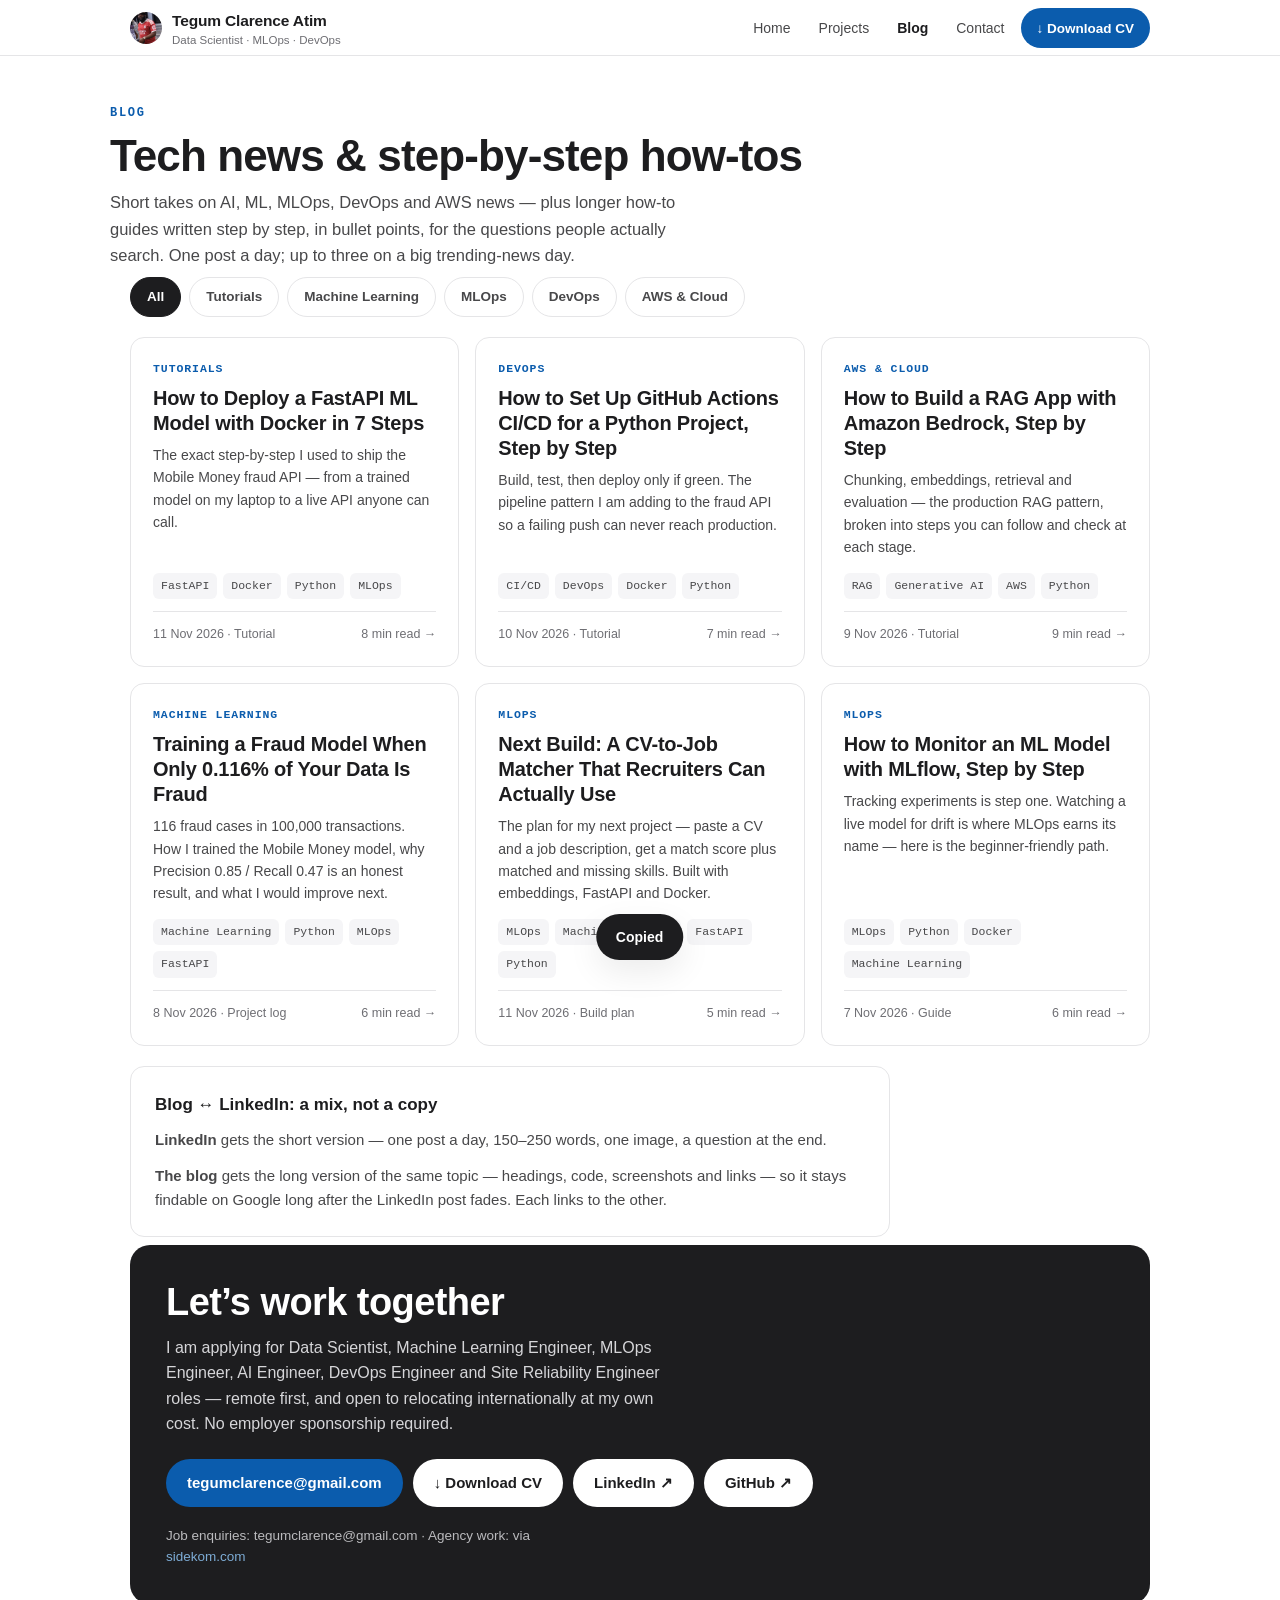
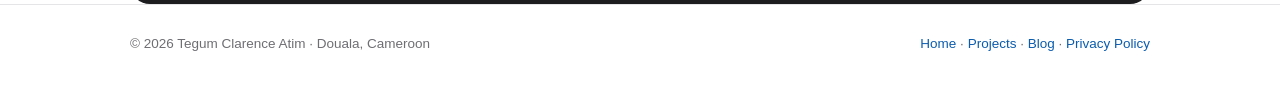
<file: blog.html>
<!doctype html>
<html lang="en">
<head>
<meta charset="utf-8">
<meta name="viewport" content="width=device-width, initial-scale=1, viewport-fit=cover">
<meta name="description" content="Blog by Tegum Clarence Atim: tech news and step-by-step how-tos in ML, MLOps, DevOps and AWS — FastAPI, Docker, CI/CD, RAG on Bedrock, MLflow and more. One post a day.">
<title>Blog — Tegum Clarence Atim</title>
<link rel="canonical" href="https://tegum-clarence-atim-portfolio.vercel.app/blog">
<meta property="og:type" content="website">
<meta property="og:title" content="Blog — Tegum Clarence Atim">
<meta property="og:description" content="Tech news & step-by-step how-tos in ML, MLOps, DevOps and AWS. One post a day.">
<meta property="og:url" content="https://tegum-clarence-atim-portfolio.vercel.app/blog">
<meta property="og:image" content="https://tegum-clarence-atim-portfolio.vercel.app/assets/profile.jpg">
<link rel="icon" href="/assets/profile.jpg">
<link rel="stylesheet" href="/css/style.css">
</head>
<body>

<header class="topbar">
  <div class="wrap topbar-in">
    <a class="brand" href="/"><img src="/assets/profile.jpg" alt="Tegum Clarence Atim"><span>Tegum Clarence Atim<small>Data Scientist · MLOps · DevOps</small></span></a>
    <button class="menu-btn" id="menuBtn" aria-label="Menu" aria-expanded="false">☰</button>
    <nav class="navlinks" id="navLinks" aria-label="Main">
      <a href="/">Home</a><a href="/projects">Projects</a><a href="/blog" class="active">Blog</a><a href="/#contact">Contact</a>
      <button class="btn btn-primary btn-sm" onclick="downloadCV()">↓ Download CV</button>
    </nav>
  </div>
</header>

<main>
  <div class="page-hero wrap">
    <div class="label">Blog</div>
    <h1>Tech news &amp; step-by-step how-tos</h1>
    <p>Short takes on AI, ML, MLOps, DevOps and AWS news — plus longer how-to guides written step by step, in bullet points, for the questions people actually search. One post a day; up to three on a big trending-news day.</p>
  </div>

  <section class="wrap">
    <div class="filters" role="group" aria-label="Filter blog posts" id="blogFilters">
      <button class="chip-btn active" data-bfilter="all">All</button>
      <button class="chip-btn" data-bfilter="Tutorials">Tutorials</button>
      <button class="chip-btn" data-bfilter="Machine Learning">Machine Learning</button>
      <button class="chip-btn" data-bfilter="MLOps">MLOps</button>
      <button class="chip-btn" data-bfilter="DevOps">DevOps</button>
      <button class="chip-btn" data-bfilter="AWS &amp; Cloud">AWS &amp; Cloud</button>
    </div>
    <div class="blog-grid" id="blogGrid"></div>
    <noscript><p style="color:var(--muted)">This blog needs JavaScript to list the posts. The tutorials cover FastAPI + Docker deployment, GitHub Actions CI/CD, RAG on Amazon Bedrock, fraud-model training, the CV matcher build plan, and MLflow monitoring.</p></noscript>

    <div class="card" style="margin-top:20px;max-width:760px">
      <h3>Blog ↔ LinkedIn: a mix, not a copy</h3>
      <p><strong>LinkedIn</strong> gets the short version — one post a day, 150–250 words, one image, a question at the end.</p>
      <p><strong>The blog</strong> gets the long version of the same topic — headings, code, screenshots and links — so it stays findable on Google long after the LinkedIn post fades. Each links to the other.</p>
    </div>
  </section>

  <section id="contact" class="wrap" style="padding-top:8px">
    <div class="contact">
      <h2>Let’s work together</h2>
      <p>I am applying for Data Scientist, Machine Learning Engineer, MLOps Engineer, AI Engineer, DevOps Engineer and Site Reliability Engineer roles — remote first, and open to relocating internationally at my own cost. No employer sponsorship required.</p>
      <div class="contact-actions">
        <a class="btn btn-primary" href="mailto:tegumclarence@gmail.com">tegumclarence@gmail.com</a>
        <button class="btn btn-light" onclick="downloadCV()">↓ Download CV</button>
        <a class="btn btn-light" href="https://www.linkedin.com/in/tegum-clarence-atim" target="_blank" rel="noopener">LinkedIn ↗</a>
        <a class="btn btn-light" href="https://github.com/ClarenceAtim" target="_blank" rel="noopener">GitHub ↗</a>
      </div>
      <p style="margin:18px 0 0;font-size:13.5px;opacity:.85">Job enquiries: tegumclarence@gmail.com · Agency work: via <a href="https://sidekom.com" target="_blank" rel="noopener">sidekom.com</a></p>
    </div>
  </section>
</main>

<footer class="site">
  <div class="wrap">
    <span>© 2026 Tegum Clarence Atim · Douala, Cameroon</span>
    <span><a href="/">Home</a> · <a href="/projects">Projects</a> · <a href="/blog">Blog</a> · <a href="/privacy">Privacy Policy</a></span>
  </div>
</footer>

<!-- ARTICLE READER -->
<div class="reader" id="reader" role="dialog" aria-modal="true" aria-label="Blog article">
  <div class="reader-in">
    <div class="reader-top">
      <button class="btn btn-outline btn-sm" onclick="closePost()">← All posts</button>
      <span class="mono" style="font-size:12px;color:var(--muted)">TEGUM CLARENCE ATIM · BLOG</span>
    </div>
    <div id="readerBody"></div>
  </div>
</div>

<div class="toast" id="toast">Copied</div>
<script src="/js/main.js"></script>
<script src="/js/posts.js"></script>
</body>
</html>
</file>
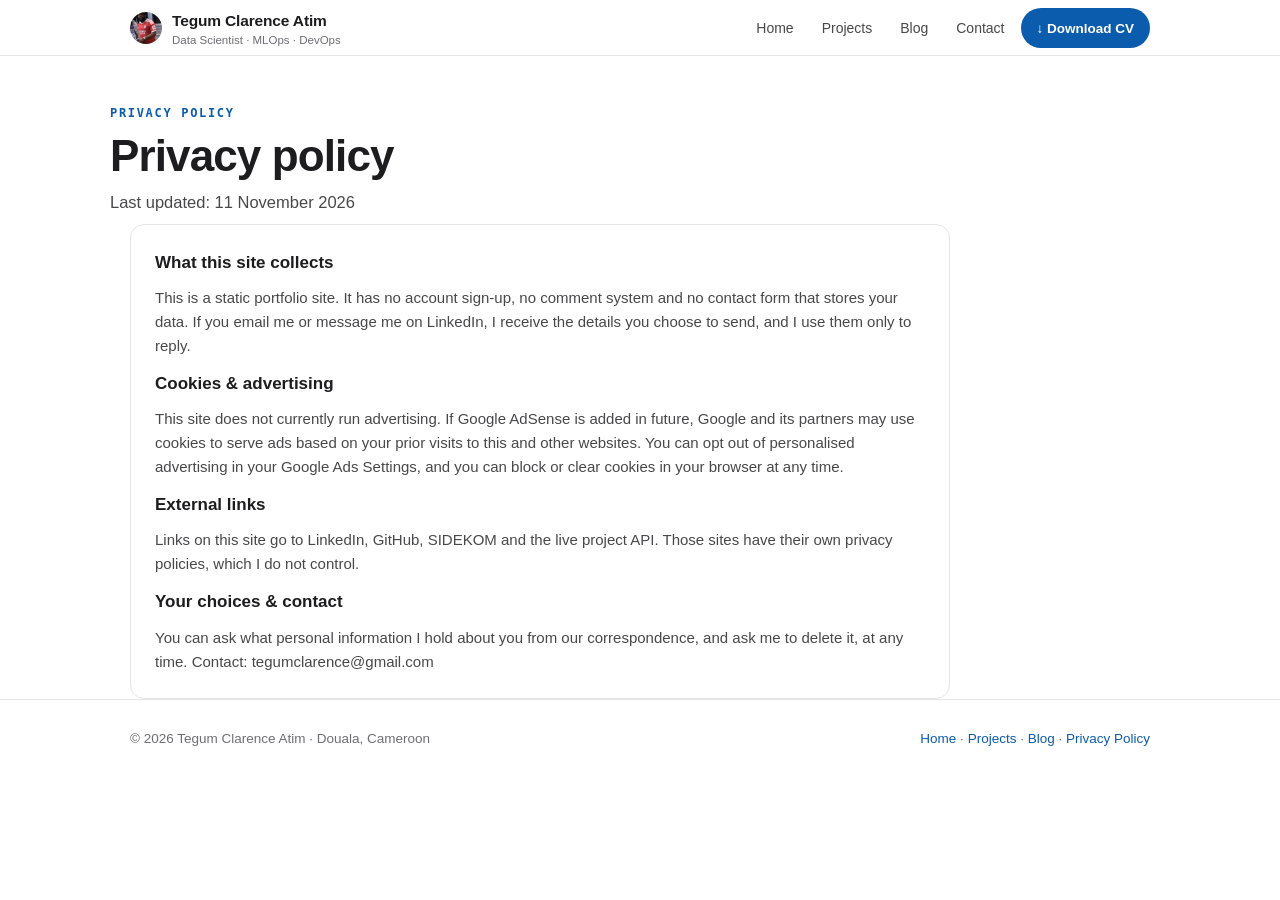
<file: privacy.html>
<!doctype html>
<html lang="en">
<head>
<meta charset="utf-8">
<meta name="viewport" content="width=device-width, initial-scale=1, viewport-fit=cover">
<meta name="description" content="Privacy policy for Tegum Clarence Atim's portfolio — what this static site collects (nothing stored), cookies and advertising, and external links.">
<title>Privacy Policy — Tegum Clarence Atim</title>
<link rel="canonical" href="https://tegum-clarence-atim-portfolio.vercel.app/privacy">
<meta property="og:type" content="website">
<meta property="og:title" content="Privacy Policy — Tegum Clarence Atim">
<meta property="og:description" content="What this static portfolio site collects, and your choices.">
<meta property="og:url" content="https://tegum-clarence-atim-portfolio.vercel.app/privacy">
<link rel="icon" href="/assets/profile.jpg">
<link rel="stylesheet" href="/css/style.css">
</head>
<body>

<header class="topbar">
  <div class="wrap topbar-in">
    <a class="brand" href="/"><img src="/assets/profile.jpg" alt="Tegum Clarence Atim"><span>Tegum Clarence Atim<small>Data Scientist · MLOps · DevOps</small></span></a>
    <button class="menu-btn" id="menuBtn" aria-label="Menu" aria-expanded="false">☰</button>
    <nav class="navlinks" id="navLinks" aria-label="Main">
      <a href="/">Home</a><a href="/projects">Projects</a><a href="/blog">Blog</a><a href="/#contact">Contact</a>
      <button class="btn btn-primary btn-sm" onclick="downloadCV()">↓ Download CV</button>
    </nav>
  </div>
</header>

<main>
  <div class="page-hero wrap">
    <div class="label">Privacy Policy</div>
    <h1>Privacy policy</h1>
    <p>Last updated: 11 November 2026</p>
  </div>

  <section class="wrap">
    <div class="card" style="max-width:820px">
      <h3>What this site collects</h3>
      <p>This is a static portfolio site. It has no account sign-up, no comment system and no contact form that stores your data. If you email me or message me on LinkedIn, I receive the details you choose to send, and I use them only to reply.</p>
      <h3>Cookies &amp; advertising</h3>
      <p>This site does not currently run advertising. If Google AdSense is added in future, Google and its partners may use cookies to serve ads based on your prior visits to this and other websites. You can opt out of personalised advertising in your Google Ads Settings, and you can block or clear cookies in your browser at any time.</p>
      <h3>External links</h3>
      <p>Links on this site go to LinkedIn, GitHub, SIDEKOM and the live project API. Those sites have their own privacy policies, which I do not control.</p>
      <h3>Your choices &amp; contact</h3>
      <p>You can ask what personal information I hold about you from our correspondence, and ask me to delete it, at any time. Contact: tegumclarence@gmail.com</p>
    </div>
  </section>
</main>

<footer class="site">
  <div class="wrap">
    <span>© 2026 Tegum Clarence Atim · Douala, Cameroon</span>
    <span><a href="/">Home</a> · <a href="/projects">Projects</a> · <a href="/blog">Blog</a> · <a href="/privacy">Privacy Policy</a></span>
  </div>
</footer>

<div class="toast" id="toast">Copied</div>
<script src="/js/main.js"></script>
</body>
</html>
</file>
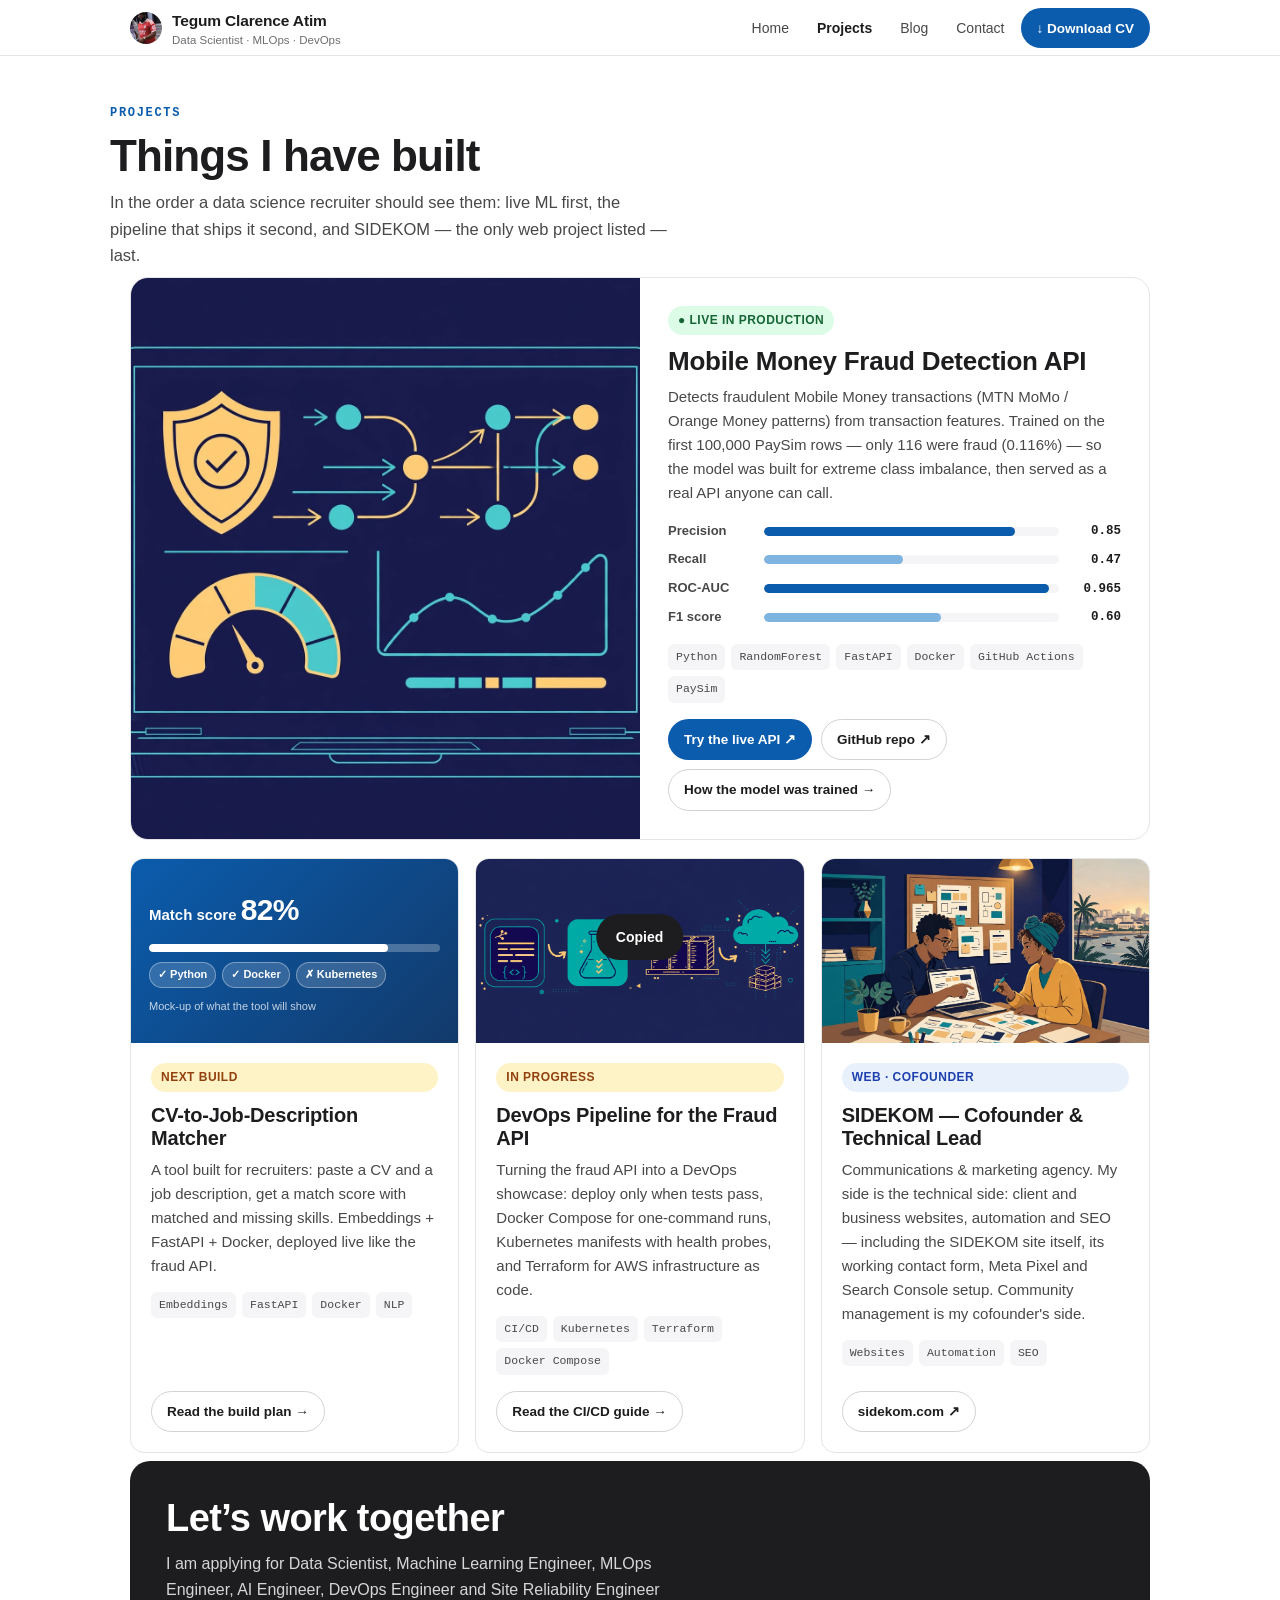
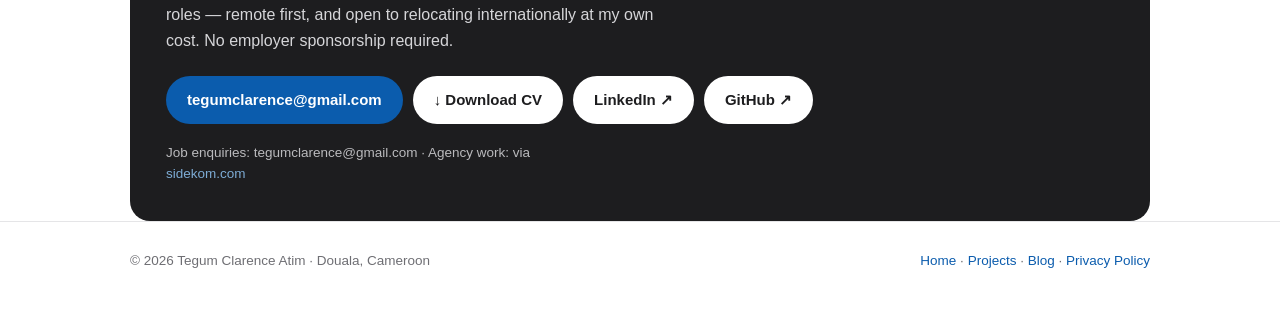
<file: projects.html>
<!doctype html>
<html lang="en">
<head>
<meta charset="utf-8">
<meta name="viewport" content="width=device-width, initial-scale=1, viewport-fit=cover">
<meta name="description" content="Projects by Tegum Clarence Atim: a live Mobile Money fraud detection API (Precision 0.85, ROC-AUC 0.965), a CV-to-job matcher in the works, a DevOps pipeline upgrade, and SIDEKOM.">
<title>Projects — Tegum Clarence Atim</title>
<link rel="canonical" href="https://tegum-clarence-atim-portfolio.vercel.app/projects">
<meta property="og:type" content="website">
<meta property="og:title" content="Projects — Tegum Clarence Atim">
<meta property="og:description" content="Live ML first, the pipeline that ships it second, and SIDEKOM — the only web project listed — last.">
<meta property="og:url" content="https://tegum-clarence-atim-portfolio.vercel.app/projects">
<meta property="og:image" content="https://tegum-clarence-atim-portfolio.vercel.app/assets/profile.jpg">
<link rel="icon" href="/assets/profile.jpg">
<link rel="stylesheet" href="/css/style.css">
</head>
<body>

<header class="topbar">
  <div class="wrap topbar-in">
    <a class="brand" href="/"><img src="/assets/profile.jpg" alt="Tegum Clarence Atim"><span>Tegum Clarence Atim<small>Data Scientist · MLOps · DevOps</small></span></a>
    <button class="menu-btn" id="menuBtn" aria-label="Menu" aria-expanded="false">☰</button>
    <nav class="navlinks" id="navLinks" aria-label="Main">
      <a href="/">Home</a><a href="/projects" class="active">Projects</a><a href="/blog">Blog</a><a href="/#contact">Contact</a>
      <button class="btn btn-primary btn-sm" onclick="downloadCV()">↓ Download CV</button>
    </nav>
  </div>
</header>

<main>
  <div class="page-hero wrap">
    <div class="label">Projects</div>
    <h1>Things I have built</h1>
    <p>In the order a data science recruiter should see them: live ML first, the pipeline that ships it second, and SIDEKOM — the only web project listed — last.</p>
  </div>

  <section class="wrap">
    <article class="featured">
      <img src="/assets/fraud-dashboard-hero.webp" alt="Illustration of the Mobile Money fraud detection dashboard" loading="lazy">
      <div class="featured-body">
        <span class="status live">● Live in production</span>
        <h3>Mobile Money Fraud Detection API</h3>
        <p>Detects fraudulent Mobile Money transactions (MTN MoMo / Orange Money patterns) from transaction features. Trained on the first 100,000 PaySim rows — only 116 were fraud (0.116%) — so the model was built for extreme class imbalance, then served as a real API anyone can call.</p>
        <div class="bars" aria-label="Model metrics">
          <div class="bar-row"><label>Precision</label><div class="bar-track"><div class="bar-fill" style="width:85%"></div></div><output>0.85</output></div>
          <div class="bar-row"><label>Recall</label><div class="bar-track"><div class="bar-fill soft" style="width:47%"></div></div><output>0.47</output></div>
          <div class="bar-row"><label>ROC-AUC</label><div class="bar-track"><div class="bar-fill" style="width:96.5%"></div></div><output>0.965</output></div>
          <div class="bar-row"><label>F1 score</label><div class="bar-track"><div class="bar-fill soft" style="width:60%"></div></div><output>0.60</output></div>
        </div>
        <div class="tagrow"><span class="tag">Python</span><span class="tag">RandomForest</span><span class="tag">FastAPI</span><span class="tag">Docker</span><span class="tag">GitHub Actions</span><span class="tag">PaySim</span></div>
        <div class="linkrow">
          <a class="btn btn-primary btn-sm" href="https://momo-fraud-detection-2wt5.onrender.com/docs" target="_blank" rel="noopener">Try the live API ↗</a>
          <a class="btn btn-outline btn-sm" href="https://github.com/ClarenceAtim/Momo-Fraud-detection" target="_blank" rel="noopener">GitHub repo ↗</a>
          <a class="btn btn-outline btn-sm" href="/blog#fraud-model">How the model was trained →</a>
        </div>
      </div>
    </article>

    <div class="proj-grid">
      <article class="proj">
        <div class="mock" aria-hidden="true">
          <div class="mock-score">Match score <b>82%</b></div>
          <div class="mock-bar"><i></i></div>
          <div class="mock-chips"><span>✓ Python</span><span>✓ Docker</span><span>✗ Kubernetes</span></div>
          <div class="mock-note">Mock-up of what the tool will show</div>
        </div>
        <div class="proj-body">
          <span class="status next">Next build</span>
          <h3>CV-to-Job-Description Matcher</h3>
          <p>A tool built for recruiters: paste a CV and a job description, get a match score with matched and missing skills. Embeddings + FastAPI + Docker, deployed live like the fraud API.</p>
          <div class="tagrow"><span class="tag">Embeddings</span><span class="tag">FastAPI</span><span class="tag">Docker</span><span class="tag">NLP</span></div>
          <div class="linkrow"><a class="btn btn-outline btn-sm" href="/blog#cv-matcher-plan">Read the build plan →</a></div>
        </div>
      </article>

      <article class="proj">
        <img src="/assets/devops-pipeline.webp" alt="Illustration of code, testing, containers and cloud deployment stages" loading="lazy">
        <div class="proj-body">
          <span class="status next">In progress</span>
          <h3>DevOps Pipeline for the Fraud API</h3>
          <p>Turning the fraud API into a DevOps showcase: deploy only when tests pass, Docker Compose for one-command runs, Kubernetes manifests with health probes, and Terraform for AWS infrastructure as code.</p>
          <div class="tagrow"><span class="tag">CI/CD</span><span class="tag">Kubernetes</span><span class="tag">Terraform</span><span class="tag">Docker Compose</span></div>
          <div class="linkrow"><a class="btn btn-outline btn-sm" href="/blog#cicd">Read the CI/CD guide →</a></div>
        </div>
      </article>

      <article class="proj">
        <img src="/assets/sidekom.webp" alt="Illustration of the SIDEKOM agency team planning a website in Douala" loading="lazy">
        <div class="proj-body">
          <span class="status web">Web · Cofounder</span>
          <h3>SIDEKOM — Cofounder &amp; Technical Lead</h3>
          <p>Communications &amp; marketing agency. My side is the technical side: client and business websites, automation and SEO — including the SIDEKOM site itself, its working contact form, Meta Pixel and Search Console setup. Community management is my cofounder's side.</p>
          <div class="tagrow"><span class="tag">Websites</span><span class="tag">Automation</span><span class="tag">SEO</span></div>
          <div class="linkrow"><a class="btn btn-outline btn-sm" href="https://sidekom.com" target="_blank" rel="noopener">sidekom.com ↗</a></div>
        </div>
      </article>
    </div>
  </section>

  <section id="contact" class="wrap" style="padding-top:8px">
    <div class="contact">
      <h2>Let’s work together</h2>
      <p>I am applying for Data Scientist, Machine Learning Engineer, MLOps Engineer, AI Engineer, DevOps Engineer and Site Reliability Engineer roles — remote first, and open to relocating internationally at my own cost. No employer sponsorship required.</p>
      <div class="contact-actions">
        <a class="btn btn-primary" href="mailto:tegumclarence@gmail.com">tegumclarence@gmail.com</a>
        <button class="btn btn-light" onclick="downloadCV()">↓ Download CV</button>
        <a class="btn btn-light" href="https://www.linkedin.com/in/tegum-clarence-atim" target="_blank" rel="noopener">LinkedIn ↗</a>
        <a class="btn btn-light" href="https://github.com/ClarenceAtim" target="_blank" rel="noopener">GitHub ↗</a>
      </div>
      <p style="margin:18px 0 0;font-size:13.5px;opacity:.85">Job enquiries: tegumclarence@gmail.com · Agency work: via <a href="https://sidekom.com" target="_blank" rel="noopener">sidekom.com</a></p>
    </div>
  </section>
</main>

<footer class="site">
  <div class="wrap">
    <span>© 2026 Tegum Clarence Atim · Douala, Cameroon</span>
    <span><a href="/">Home</a> · <a href="/projects">Projects</a> · <a href="/blog">Blog</a> · <a href="/privacy">Privacy Policy</a></span>
  </div>
</footer>

<div class="toast" id="toast">Copied</div>
<script src="/js/main.js"></script>
</body>
</html>
</file>
<file: css/style.css>
/* Tegum Clarence Atim — portfolio styles.
   Clean Apple-like system: white + soft grey sections, ink text, hairline
   borders, 14px cards, deep blue accent (#0b5cad). System fonts only. */
:root{
  --bg:#ffffff; --bg-soft:#f5f5f7; --ink:#1d1d1f; --ink2:#48484a; --muted:#6e6e73;
  --line:#e5e5e7; --accent:#0b5cad; --accent-dark:#094b8a; --accent-soft:#e8f1fb;
  --radius:14px; --shadow:0 4px 20px rgba(0,0,0,.06); --shadow-lg:0 12px 32px rgba(0,0,0,.08);
  --font:-apple-system,BlinkMacSystemFont,"SF Pro Text","Segoe UI",Roboto,"Helvetica Neue",Arial,sans-serif;
  --mono:ui-monospace,"SF Mono",SFMono-Regular,Menlo,Consolas,monospace;
}
*{box-sizing:border-box}
html{scroll-behavior:smooth}
body{margin:0;background:var(--bg);color:var(--ink);font-family:var(--font);line-height:1.6;-webkit-font-smoothing:antialiased}
a{color:var(--accent);text-decoration:none}
a:hover{text-decoration:underline}
img{max-width:100%;display:block}
button{min-height:44px}
.wrap{max-width:1060px;margin:0 auto;padding:0 20px}
.mono{font-family:var(--mono)}

/* Header — 56px, like the reference */
.topbar{position:sticky;top:0;z-index:40;height:56px;background:rgba(255,255,255,.88);backdrop-filter:blur(12px);border-bottom:1px solid var(--line)}
.topbar-in{display:flex;align-items:center;justify-content:space-between;gap:16px;height:56px}
.brand{display:flex;align-items:center;gap:10px;color:var(--ink);font-weight:700;letter-spacing:-.01em;font-size:15.5px}
.brand:hover{text-decoration:none}
.brand img{width:32px;height:32px;border-radius:50%;object-fit:cover;flex:none}
.brand small{display:block;font-weight:500;color:var(--muted);font-size:11.5px;letter-spacing:0;line-height:1.2}
.navlinks{display:flex;gap:4px;align-items:center}
.navlinks a{color:var(--ink2);font-weight:500;font-size:14px;padding:8px 12px;border-radius:999px}
.navlinks a:hover{background:var(--bg-soft);text-decoration:none;color:var(--ink)}
.navlinks a.active{color:var(--ink);font-weight:600}
.menu-btn{display:none;background:none;border:none;font-size:22px;cursor:pointer;color:var(--ink);padding:6px 8px;min-height:44px}
@media(max-width:640px){
  .menu-btn{display:block}
  .navlinks{display:none;position:absolute;top:56px;left:0;right:0;background:#fff;border-bottom:1px solid var(--line);flex-direction:column;align-items:stretch;padding:8px 12px 12px}
  .navlinks.open{display:flex}
  .navlinks a{padding:12px;font-size:16px}
  .navlinks .btn{margin-top:6px}
}

/* Buttons */
.btn{display:inline-flex;align-items:center;justify-content:center;gap:8px;padding:11px 20px;border-radius:999px;font-weight:600;font-size:15px;border:1.5px solid transparent;cursor:pointer;transition:transform .15s,box-shadow .15s,background .15s;font-family:var(--font)}
.btn:hover{text-decoration:none}
.btn-primary{background:var(--accent);color:#fff!important}
.btn-primary:hover{background:var(--accent-dark);transform:translateY(-1px);box-shadow:var(--shadow)}
.btn-outline{border-color:#d2d2d7;color:var(--ink)!important;background:#fff}
.btn-outline:hover{background:var(--bg-soft)}
.btn-sm{padding:9px 15px;font-size:13.5px;min-height:40px}

/* Hero */
.hero{padding:56px 0 40px}
.hero-grid{display:grid;grid-template-columns:1.15fr .85fr;gap:40px;align-items:center}
@media(max-width:820px){.hero-grid{grid-template-columns:1fr;gap:28px}}
.open-badge{display:inline-flex;align-items:center;gap:8px;background:#e8f5e9;color:#1b5e20;font-weight:600;font-size:13px;padding:7px 13px;border-radius:999px}
.dot{width:8px;height:8px;border-radius:50%;background:#22a06b;flex:none}
h1{font-size:clamp(38px,5.6vw,56px);line-height:1.05;letter-spacing:-.02em;margin:18px 0 8px;font-weight:700}
.title-line{font-size:clamp(16px,2.2vw,19px);font-weight:600;color:var(--accent);line-height:1.4;margin:0 0 14px}
.lede{color:var(--ink2);font-size:16.5px;max-width:54ch;margin:0 0 24px}
.hero-ctas{display:flex;gap:10px;flex-wrap:wrap;margin-bottom:20px}
.hero-meta{display:flex;gap:16px;flex-wrap:wrap;color:var(--muted);font-size:13.5px;font-weight:500}
.hero-photo{text-align:center}
.hero-photo img{width:200px;height:200px;border-radius:50%;object-fit:cover;margin:0 auto;box-shadow:var(--shadow-lg);border:1px solid var(--line)}
.hero-photo p{color:var(--muted);font-size:13px;margin:12px 0 0}

/* Tech icon row */
.tech-row{display:flex;gap:28px;flex-wrap:wrap;justify-content:center;padding:20px 0 8px}
.tech-row figure{margin:0;text-align:center}
.tech-row img{width:36px;height:36px;margin:0 auto 6px}
.tech-row figcaption{font-size:12px;font-weight:600;color:var(--muted)}

/* Stats */
.stats{display:grid;grid-template-columns:repeat(3,1fr);gap:16px;margin:32px 0 8px}
@media(max-width:620px){.stats{grid-template-columns:1fr}}
.stat{background:var(--bg-soft);border-radius:var(--radius);padding:22px;text-align:center}
.stat b{display:block;font-size:36px;line-height:1.1;letter-spacing:-.02em;color:var(--ink)}
.stat span{font-size:13.5px;color:var(--muted);font-weight:500}

/* Sections */
section{padding:44px 0}
section.soft{background:var(--bg-soft)}
.sec-head{max-width:680px;margin-bottom:24px}
.sec-head h2{font-size:clamp(28px,3.6vw,36px);line-height:1.15;margin:0 0 8px;letter-spacing:-.015em}
.sec-head p{color:var(--ink2);margin:0}
.label{font-family:var(--mono);font-size:12px;letter-spacing:.14em;text-transform:uppercase;color:var(--accent);font-weight:600;margin-bottom:10px}
.divider{border:none;border-top:1px solid var(--line);margin:0}
.section-link{display:inline-block;margin-top:20px;font-weight:600}

/* Cards */
.card{background:#fff;border:1px solid var(--line);border-radius:var(--radius);padding:24px}
.card h3{margin:0 0 10px;font-size:17px}
.card p{color:var(--ink2);margin:0 0 12px;font-size:15px}
.card p:last-child{margin-bottom:0}

/* Projects */
.featured{display:grid;grid-template-columns:1fr 1fr;background:#fff;border:1px solid var(--line);border-radius:18px;overflow:hidden;margin-bottom:18px}
@media(max-width:820px){.featured{grid-template-columns:1fr}}
.featured img{width:100%;height:100%;min-height:260px;object-fit:cover}
.featured-body{padding:28px}
.status{display:inline-flex;font-size:12px;font-weight:700;letter-spacing:.04em;text-transform:uppercase;padding:5px 10px;border-radius:999px}
.status.live{background:#dcfce7;color:#166534}
.status.next{background:#fef3c7;color:#92400e}
.status.web{background:var(--accent-soft);color:#1e40af}
.featured-body h3,.proj h3{font-size:26px;margin:12px 0 8px;line-height:1.15;letter-spacing:-.01em}
.featured-body p,.proj p{color:var(--ink2);font-size:15px;margin:0 0 14px}
.bars{margin:16px 0}
.bar-row{display:grid;grid-template-columns:86px 1fr 52px;gap:10px;align-items:center;font-size:13px;margin-bottom:8px}
.bar-row label{font-weight:600;color:var(--ink2)}
.bar-track{height:9px;background:var(--bg-soft);border-radius:99px;overflow:hidden}
.bar-fill{height:100%;background:var(--accent);border-radius:99px}
.bar-fill.soft{background:#7fb3e0}
.bar-row output{font-family:var(--mono);font-weight:600;text-align:right;font-size:12.5px}
.tagrow{display:flex;flex-wrap:wrap;gap:6px;margin-bottom:16px}
.tag{font-family:var(--mono);font-size:11.5px;background:var(--bg-soft);padding:4px 8px;border-radius:6px;color:var(--ink2)}
.linkrow{display:flex;gap:9px;flex-wrap:wrap}
.proj-grid{display:grid;grid-template-columns:repeat(3,1fr);gap:16px}
@media(max-width:900px){.proj-grid{grid-template-columns:1fr}}
.proj{background:#fff;border:1px solid var(--line);border-radius:var(--radius);overflow:hidden;display:flex;flex-direction:column}
.proj img{width:100%;aspect-ratio:16/9;object-fit:cover}
.proj-body{padding:20px;display:flex;flex-direction:column;flex:1}
.proj-body .linkrow{margin-top:auto}
.proj h3{font-size:20px}
/* CSS mock visual for the CV matcher card (the tool is not built yet, so the
   card shows a small mock of what it will display, not a screenshot). */
.mock{aspect-ratio:16/9;background:linear-gradient(135deg,#0b5cad,#123a6b);color:#fff;padding:18px;display:flex;flex-direction:column;justify-content:center;gap:10px}
.mock-score{font-size:15px;font-weight:700}
.mock-score b{font-size:30px;letter-spacing:-.02em}
.mock-bar{height:8px;background:rgba(255,255,255,.25);border-radius:99px;overflow:hidden}
.mock-bar i{display:block;height:100%;width:82%;background:#fff;border-radius:99px}
.mock-chips{display:flex;gap:6px;flex-wrap:wrap}
.mock-chips span{font-size:11px;font-weight:600;background:rgba(255,255,255,.16);border:1px solid rgba(255,255,255,.35);padding:3px 8px;border-radius:999px}
.mock-note{font-size:11px;opacity:.75}

/* About + skills */
.about-grid{display:grid;grid-template-columns:1.1fr .9fr;gap:20px}
@media(max-width:820px){.about-grid{grid-template-columns:1fr}}
.facts{list-style:none;margin:0;padding:0;display:grid;gap:0}
.facts li{display:flex;justify-content:space-between;gap:16px;padding:11px 0;border-bottom:1px solid var(--line);font-size:14.5px}
.facts li:last-child{border:none}
.facts dt{color:var(--muted);font-weight:500}
.facts dd{margin:0;font-weight:600;text-align:right}
.skills-grid{display:grid;grid-template-columns:repeat(3,1fr);gap:16px}
@media(max-width:820px){.skills-grid{grid-template-columns:1fr}}
.skill-card{background:#fff;border:1px solid var(--line);border-radius:var(--radius);padding:22px}
.skill-card h3{margin:0 0 4px;font-size:16px}
.skill-card>p{color:var(--muted);font-size:13.5px;margin:0 0 14px}
.pills{display:flex;flex-wrap:wrap;gap:7px}
.pill{background:var(--bg-soft);color:var(--ink);font-size:13px;font-weight:500;padding:6px 11px;border-radius:999px}
.pill.top{background:var(--accent-soft);color:var(--accent-dark);font-weight:600}
.top5{display:flex;flex-wrap:wrap;gap:8px;align-items:center;background:var(--bg-soft);border-radius:14px;padding:14px 16px;margin-top:16px;font-size:14px}

/* Timeline */
.timeline{display:grid;gap:0;max-width:780px}
.tl{display:grid;grid-template-columns:110px 1fr;gap:20px;padding:18px 0;border-bottom:1px solid var(--line)}
@media(max-width:620px){.tl{grid-template-columns:1fr;gap:4px}}
.tl time{font-family:var(--mono);font-size:13px;color:var(--muted);padding-top:3px}
.tl h3{margin:0 0 4px;font-size:16.5px}
.tl p{margin:0;color:var(--ink2);font-size:14.5px}

/* Blog */
.blog-grid{display:grid;grid-template-columns:repeat(3,1fr);gap:16px}
@media(max-width:900px){.blog-grid{grid-template-columns:1fr 1fr}}
@media(max-width:620px){.blog-grid{grid-template-columns:1fr}}
.post{background:#fff;border:1px solid var(--line);border-radius:var(--radius);padding:22px;display:flex;flex-direction:column;cursor:pointer;text-align:left;font:inherit;color:inherit;width:100%}
a.post:hover{text-decoration:none;border-color:var(--accent);box-shadow:var(--shadow)}
.post .cat{font-family:var(--mono);font-size:11.5px;letter-spacing:.08em;text-transform:uppercase;color:var(--accent);font-weight:600}
.post h3{font-size:20px;line-height:1.25;margin:8px 0 8px;letter-spacing:-.01em}
.post p{color:var(--ink2);font-size:14px;margin:0 0 14px;flex:1}
.post footer{display:flex;justify-content:space-between;color:var(--muted);font-size:12.5px;font-weight:500;border-top:1px solid var(--line);padding-top:12px}
.filters{display:flex;gap:8px;flex-wrap:wrap;margin-bottom:20px}
.chip-btn{border:1.5px solid var(--line);background:#fff;color:var(--ink2);font-weight:600;font-size:13.5px;padding:9px 16px;border-radius:999px;cursor:pointer;min-height:40px;font-family:var(--font)}
.chip-btn.active{background:var(--ink);color:#fff;border-color:var(--ink)}

/* Article reader */
.reader{position:fixed;inset:0;z-index:80;background:var(--bg);overflow:auto;display:none}
.reader.open{display:block}
.reader-in{max-width:760px;margin:0 auto;padding:24px 20px 70px}
.reader-top{display:flex;justify-content:space-between;align-items:center;gap:12px;position:sticky;top:0;background:var(--bg);padding:12px 0;border-bottom:1px solid var(--line);margin-bottom:24px}
.reader h1{font-size:clamp(30px,5vw,42px);line-height:1.1;margin:10px 0 12px}
.reader h2{font-size:24px;margin:28px 0 10px}
.reader p,.reader li{color:var(--ink2);font-size:16px}
.reader ul,.reader ol{padding-left:22px}
.reader li{margin-bottom:7px}
.reader code{font-family:var(--mono);font-size:13.5px;background:var(--bg-soft);padding:2px 6px;border-radius:6px}
.reader pre{background:#1d1d1f;color:#e2e8f0;padding:16px;border-radius:12px;overflow:auto;font-family:var(--mono);font-size:13px;line-height:1.6}
.reader pre code{background:none;color:inherit;padding:0}
.reader .cat{font-family:var(--mono);font-size:12px;letter-spacing:.08em;text-transform:uppercase;color:var(--accent);font-weight:600}
.meta-line{color:var(--muted);font-size:13.5px;font-weight:500}

/* Books (coming soon) */
.books-note{background:var(--bg-soft);border-radius:var(--radius);padding:28px;max-width:760px}
.books-note h3{margin:0 0 8px;font-size:20px}
.books-note p{color:var(--ink2);margin:0}

/* Social */
.social-grid{display:flex;gap:12px;flex-wrap:wrap}
.social-card{display:flex;align-items:center;gap:12px;background:#fff;border:1px solid var(--line);border-radius:var(--radius);padding:16px 20px;color:var(--ink);font-weight:600;min-width:200px}
.social-card:hover{text-decoration:none;border-color:var(--accent);box-shadow:var(--shadow)}
.social-card img{width:26px;height:26px}
.social-card small{display:block;font-weight:400;color:var(--muted);font-size:12.5px}

/* Contact */
.contact{background:#1d1d1f;color:#d6d6d9;border-radius:20px;padding:36px}
.contact h2{color:#fff;font-size:clamp(28px,4vw,38px);margin:0 0 10px;line-height:1.15;letter-spacing:-.015em}
.contact p{max-width:58ch;margin:0 0 22px}
.contact-actions{display:flex;gap:10px;flex-wrap:wrap}
.contact .btn-primary{background:var(--accent)}
.contact .btn-light{background:#fff;color:#1d1d1f!important}
.contact .btn-ghost{background:transparent;color:#fff!important;border-color:rgba(255,255,255,.45)}
.contact a{color:#8ec5f5}

/* Page hero (inner pages) */
.page-hero{padding:48px 0 8px}
.page-hero h1{font-size:clamp(32px,4.6vw,44px);margin:0 0 10px}
.page-hero p{color:var(--ink2);max-width:62ch;margin:0;font-size:16.5px}

/* Footer */
footer.site{padding:28px 0 40px;color:var(--muted);font-size:13.5px;border-top:1px solid var(--line)}
footer.site .wrap{display:flex;justify-content:space-between;gap:14px;flex-wrap:wrap}
.toast{position:fixed;bottom:20px;left:50%;transform:translateX(-50%) translateY(80px);background:#1d1d1f;color:#fff;padding:12px 20px;border-radius:999px;font-weight:600;font-size:14px;z-index:90;transition:transform .25s;box-shadow:var(--shadow-lg)}
.toast.show{transform:translateX(-50%) translateY(0)}
@media(prefers-reduced-motion:reduce){html{scroll-behavior:auto}.btn{transition:none}}
</file>
